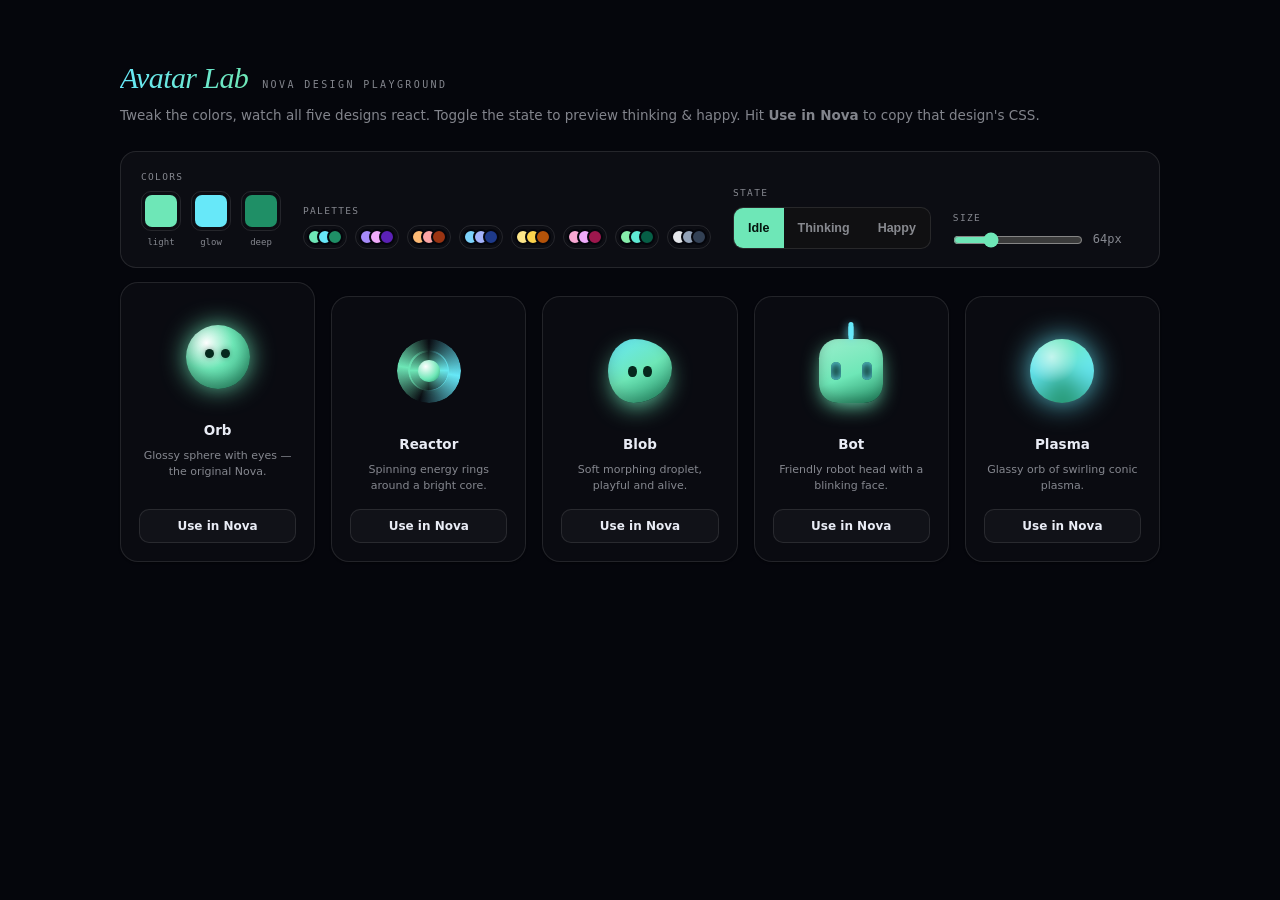
<file: avatar-lab.html>
<!DOCTYPE html>
<html lang="en">
<head>
<meta charset="UTF-8" />
<meta name="viewport" content="width=device-width, initial-scale=1.0" />
<title>Avatar Lab · Nova</title>
<!-- ============================================================
 * AVATAR LAB — local playground for the Nova avatar.
 * Pick colors, try 5 designs, preview idle / thinking / happy,
 * then "Use in Nova" copies the exact CSS for that design.
 * Pure HTML/CSS/JS, no build step. Serve locally and open.
 * ============================================================ -->
<link rel="stylesheet" href="design.css">
<link rel="stylesheet" href="components.css">
<style>
* { box-sizing: border-box; margin: 0; padding: 0; }
:root {
  --c1: #6EE7B7;   /* primary / light */
  --c2: #67E8F9;   /* secondary / glow */
  --c3: #1f8f66;   /* deep / shadow   */
  --bg: #05060c; --fg: #e9ecf5; --muted: rgba(233,236,245,.55); --line: rgba(255,255,255,.1);
}
html, body { background: var(--bg); }
body { font-family: ui-sans-serif, system-ui, -apple-system, sans-serif; color: var(--fg); min-height: 100vh; }

.shell { max-width: 1080px; margin: 0 auto; padding: 32px 20px 80px; }
header { display: flex; align-items: baseline; gap: 14px; margin-bottom: 6px; }
header h1 { font-family: 'Times New Roman', Georgia, serif; font-style: italic; font-weight: 500; font-size: 30px;
  background: linear-gradient(90deg, var(--c2), var(--c1)); -webkit-background-clip: text; background-clip: text; -webkit-text-fill-color: transparent; }
header .role { font-family: ui-monospace, monospace; font-size: 10px; letter-spacing: .24em; text-transform: uppercase; color: var(--muted); }
.sub { color: var(--muted); font-size: 13.5px; margin-bottom: 26px; }

/* ---------- control bar ---------- */
.controls { display: flex; flex-wrap: wrap; gap: 22px; align-items: flex-end;
  background: rgba(255,255,255,.03); border: 1px solid var(--line); border-radius: 16px; padding: 18px 20px; margin-bottom: 14px; }
.ctl { display: flex; flex-direction: column; gap: 7px; }
.ctl > label { font-family: ui-monospace, monospace; font-size: 9.5px; letter-spacing: .14em; text-transform: uppercase; color: var(--muted); }
.swatches { display: flex; gap: 10px; }
.swatch { display: flex; flex-direction: column; align-items: center; gap: 5px; }
.swatch input[type=color] { width: 40px; height: 40px; padding: 0; border: 1px solid var(--line); border-radius: 10px; background: none; cursor: pointer; }
.swatch input[type=color]::-webkit-color-swatch-wrapper { padding: 3px; }
.swatch input[type=color]::-webkit-color-swatch { border: none; border-radius: 7px; }
.swatch span { font-size: 9px; color: var(--muted); font-family: ui-monospace, monospace; }

.seg { display: inline-flex; border: 1px solid var(--line); border-radius: 10px; overflow: hidden; }
.seg button { border: 0; background: transparent; color: var(--muted); padding: 9px 14px; cursor: pointer; font-size: 12.5px; font-weight: 600; }
.seg button.on { background: var(--c1); color: #04140d; }

.presets { display: flex; flex-wrap: wrap; gap: 8px; }
.preset { border: 1px solid var(--line); border-radius: 999px; padding: 6px; cursor: pointer; background: none; display: flex; gap: 0; align-items: center; }
.preset i { width: 16px; height: 16px; border-radius: 50%; display: block; margin: -3px; border: 2px solid var(--bg); }
.preset:hover { border-color: var(--c1); }

.sizebar { display: flex; align-items: center; gap: 10px; }
.sizebar input[type=range] { accent-color: var(--c1); width: 130px; }

/* ---------- gallery ---------- */
.grid { display: grid; grid-template-columns: repeat(auto-fill, minmax(190px, 1fr)); gap: 16px; }
.card { position: relative; background: rgba(255,255,255,.025); border: 1px solid var(--line); border-radius: 18px;
  padding: 26px 18px 18px; display: flex; flex-direction: column; align-items: center; gap: 16px; min-height: 230px; transition: border-color .2s, transform .2s; }
.card:hover { border-color: color-mix(in srgb, var(--c1) 50%, transparent); transform: translateY(-2px); }
.stage { height: 96px; display: flex; align-items: center; justify-content: center; }
.card .name { font-size: 13.5px; font-weight: 600; }
.card .desc { font-size: 11px; color: var(--muted); text-align: center; line-height: 1.4; margin-top: -8px; }
.use { margin-top: auto; border: 1px solid var(--line); background: rgba(255,255,255,.03); color: var(--fg);
  font-size: 12px; font-weight: 600; padding: 9px 0; width: 100%; border-radius: 10px; cursor: pointer; transition: .15s; }
.use:hover { background: var(--c1); color: #04140d; border-color: var(--c1); }
.use.copied { background: var(--c1); color: #04140d; border-color: var(--c1); }

/* ============================================================
   AVATAR DESIGNS — all driven by --c1 / --c2 / --c3.
   Container <div class="av av--N" data-state="idle|think|happy">
   sized by --s (px). States toggled by data-state on the body.
   ============================================================ */
.av { --s: 64px; width: var(--s); height: var(--s); position: relative; flex-shrink: 0; }

/* 1 · ORB — the original Nova orb */
.av--orb { border-radius: 50%;
  background: radial-gradient(circle at 32% 28%, #ffffff, var(--c1) 42%, var(--c3) 100%);
  box-shadow: 0 0 26px -2px var(--c1), inset 0 -7px 16px rgba(0,0,0,.28);
  animation: floatY 4s ease-in-out infinite; }
.av--orb::before, .av--orb::after { content:''; position:absolute; top:38%; width:14%; height:14%; border-radius:50%;
  background:#06281d; box-shadow:0 0 6px rgba(0,0,0,.4); transition:height .15s; }
.av--orb::before { left:30%; } .av--orb::after { right:30%; }
[data-state=think] .av--orb { animation: floatY 1.1s ease-in-out infinite, glowPulse 1.1s ease-in-out infinite; }
[data-state=happy] .av--orb::before, [data-state=happy] .av--orb::after { height:6%; border-radius:0 0 9px 9px; }

/* 2 · REACTOR — spinning conic rings round a core */
.av--reactor { display:grid; place-items:center; animation: floatY 4.5s ease-in-out infinite; }
.av--reactor::before { content:''; position:absolute; inset:0; border-radius:50%;
  background: conic-gradient(from 0deg, transparent, var(--c2), transparent 55%, var(--c1), transparent);
  -webkit-mask: radial-gradient(closest-side, transparent 58%, #000 60%); mask: radial-gradient(closest-side, transparent 58%, #000 60%);
  animation: spin 6s linear infinite; }
.av--reactor::after { content:''; position:absolute; inset:18%; border-radius:50%;
  background: conic-gradient(from 180deg, transparent, var(--c1), transparent 50%, var(--c2), transparent);
  -webkit-mask: radial-gradient(closest-side, transparent 48%, #000 50%); mask: radial-gradient(closest-side, transparent 48%, #000 50%);
  animation: spin 3.4s linear infinite reverse; }
.av--reactor i { width:34%; height:34%; border-radius:50%; z-index:1;
  background: radial-gradient(circle at 35% 30%, #fff, var(--c1) 60%, var(--c3));
  box-shadow: 0 0 18px var(--c1); }
[data-state=think] .av--reactor::before { animation-duration: 1.6s; }
[data-state=think] .av--reactor::after { animation-duration: 1s; }
[data-state=happy] .av--reactor i { animation: pop .5s ease; }

/* 3 · BLOB — morphing gooey droplet with eyes */
.av--blob { background: linear-gradient(150deg, var(--c2), var(--c1) 50%, var(--c3));
  box-shadow: 0 8px 24px -6px var(--c1), inset 0 -6px 14px rgba(0,0,0,.2);
  border-radius: 42% 58% 60% 40% / 50% 45% 55% 50%;
  animation: morph 6s ease-in-out infinite, floatY 5s ease-in-out infinite; }
.av--blob::before, .av--blob::after { content:''; position:absolute; top:42%; width:13%; height:18%; border-radius:50%;
  background:#06281d; transition:height .15s; }
.av--blob::before { left:32%; } .av--blob::after { right:32%; }
[data-state=think] .av--blob { animation: morph 1.8s ease-in-out infinite, floatY 1.4s ease-in-out infinite; }
[data-state=happy] .av--blob::before, [data-state=happy] .av--blob::after { height:7%; top:46%; border-radius:0 0 8px 8px; }

/* 4 · BOT — friendly rounded robot head */
.av--bot { border-radius: 30%;
  background: linear-gradient(160deg, color-mix(in srgb, var(--c1) 70%, #fff), var(--c1) 55%, var(--c3));
  box-shadow: 0 6px 20px -4px var(--c1), inset 0 -5px 12px rgba(0,0,0,.25); animation: floatY 4s ease-in-out infinite; }
.av--bot::before { content:''; position:absolute; left:50%; top:-22%; transform:translateX(-50%);
  width:8%; height:24%; background:var(--c2); border-radius:99px; box-shadow:0 -3px 0 0 var(--c2), 0 0 10px var(--c2); }
.av--bot .face { position:absolute; inset:24% 18%; display:flex; align-items:center; justify-content:space-between; }
.av--bot .face b { width:24%; height:55%; border-radius:99px; background:#06281d; box-shadow:0 0 8px var(--c2) inset; transition:.15s; animation: blink 4.2s infinite; }
[data-state=think] .av--bot .face b { animation: blink 1.1s infinite; }
[data-state=happy] .av--bot .face b { height:24%; border-radius:0 0 99px 99px; }

/* 5 · PLASMA — glassy swirling conic plasma */
.av--plasma { border-radius:50%; overflow:hidden; isolation:isolate;
  box-shadow: 0 0 30px -2px var(--c2), inset 0 0 0 1.5px rgba(255,255,255,.25); animation: floatY 4.5s ease-in-out infinite; }
.av--plasma::before { content:''; position:absolute; inset:-40%;
  background: conic-gradient(from 0deg, var(--c1), var(--c2), var(--c3), var(--c2), var(--c1));
  filter: blur(10px); animation: spin 7s linear infinite; }
.av--plasma::after { content:''; position:absolute; inset:0; border-radius:50%;
  background: radial-gradient(circle at 34% 28%, rgba(255,255,255,.6), transparent 42%); }
[data-state=think] .av--plasma::before { animation-duration: 1.8s; }
[data-state=happy] .av--plasma { animation: floatY 4.5s ease-in-out infinite, pop .5s ease; }

/* ---------- shared keyframes ---------- */
@keyframes floatY { 0%,100%{ transform: translateY(0) } 50%{ transform: translateY(-7px) } }
@keyframes glowPulse { 0%,100%{ box-shadow: 0 0 26px -2px var(--c1) } 50%{ box-shadow: 0 0 40px 3px var(--c1) } }
@keyframes spin { to { transform: rotate(360deg) } }
@keyframes morph {
  0%,100%{ border-radius: 42% 58% 60% 40% / 50% 45% 55% 50% }
  33%{ border-radius: 60% 40% 45% 55% / 55% 55% 45% 45% }
  66%{ border-radius: 45% 55% 55% 45% / 42% 58% 42% 58% } }
@keyframes blink { 0%,92%,100%{ transform: scaleY(1) } 96%{ transform: scaleY(.1) } }
@keyframes pop { 0%{ transform: scale(1) } 40%{ transform: scale(1.18) } 100%{ transform: scale(1) } }

.toast { position: fixed; left: 50%; bottom: 26px; transform: translateX(-50%) translateY(20px);
  background: var(--c1); color: #04140d; font-weight: 700; font-size: 13px; padding: 11px 20px; border-radius: 999px;
  opacity: 0; pointer-events: none; transition: .25s; box-shadow: 0 10px 30px -6px var(--c1); }
.toast.show { opacity: 1; transform: translateX(-50%) translateY(0); }

@media (max-width: 560px){ .controls { gap: 16px; } }
</style>
</head>
<body data-state="idle">
  <div class="shell">
    <header>
      <h1>Avatar Lab</h1><span class="role">Nova design playground</span>
    </header>
    <p class="sub">Tweak the colors, watch all five designs react. Toggle the state to preview thinking & happy. Hit <b>Use in Nova</b> to copy that design's CSS.</p>

    <div class="controls">
      <div class="ctl">
        <label>Colors</label>
        <div class="swatches">
          <div class="swatch"><input id="c1" type="color" value="#6EE7B7"><span>light</span></div>
          <div class="swatch"><input id="c2" type="color" value="#67E8F9"><span>glow</span></div>
          <div class="swatch"><input id="c3" type="color" value="#1f8f66"><span>deep</span></div>
        </div>
      </div>

      <div class="ctl">
        <label>Palettes</label>
        <div class="presets" id="presets"></div>
      </div>

      <div class="ctl">
        <label>State</label>
        <div class="seg" id="stateSeg">
          <button data-state="idle" class="on">Idle</button>
          <button data-state="think">Thinking</button>
          <button data-state="happy">Happy</button>
        </div>
      </div>

      <div class="ctl">
        <label>Size</label>
        <div class="sizebar"><input id="size" type="range" min="44" max="120" value="64"><span id="sizeVal" style="font-size:12px;color:var(--muted);font-family:ui-monospace,monospace">64px</span></div>
      </div>
    </div>

    <div class="grid" id="grid"></div>
  </div>

  <div class="toast" id="toast">Copied!</div>

<script>
(function(){
  const root = document.documentElement;
  const body = document.body;

  const DESIGNS = [
    { id:'orb',     name:'Orb',     desc:'Glossy sphere with eyes — the original Nova.', html:'' },
    { id:'reactor', name:'Reactor', desc:'Spinning energy rings around a bright core.',   html:'<i></i>' },
    { id:'blob',    name:'Blob',    desc:'Soft morphing droplet, playful and alive.',     html:'' },
    { id:'bot',     name:'Bot',     desc:'Friendly robot head with a blinking face.',     html:'<div class="face"><b></b><b></b></div>' },
    { id:'plasma',  name:'Plasma',  desc:'Glassy orb of swirling conic plasma.',          html:'' },
  ];

  const PALETTES = [
    { c1:'#6EE7B7', c2:'#67E8F9', c3:'#1f8f66' }, // mint (default)
    { c1:'#A78BFA', c2:'#F0ABFC', c3:'#5B21B6' }, // violet
    { c1:'#FDBA74', c2:'#FCA5A5', c3:'#9A3412' }, // sunset
    { c1:'#7DD3FC', c2:'#A5B4FC', c3:'#1E3A8A' }, // ocean
    { c1:'#FDE68A', c2:'#FCD34D', c3:'#B45309' }, // gold
    { c1:'#F9A8D4', c2:'#F0ABFC', c3:'#9D174D' }, // bubblegum
    { c1:'#86EFAC', c2:'#5EEAD4', c3:'#065F46' }, // emerald
    { c1:'#E5E7EB', c2:'#94A3B8', c3:'#334155' }, // graphite
  ];

  // build gallery
  const grid = document.getElementById('grid');
  DESIGNS.forEach(d => {
    const card = document.createElement('div');
    card.className = 'card';
    card.innerHTML =
      '<div class="stage"><div class="av av--'+d.id+'">'+d.html+'</div></div>' +
      '<div class="name">'+d.name+'</div>' +
      '<div class="desc">'+d.desc+'</div>' +
      '<button class="use" data-id="'+d.id+'">Use in Nova</button>';
    grid.appendChild(card);
  });

  // build palette chips
  const presets = document.getElementById('presets');
  PALETTES.forEach(p => {
    const b = document.createElement('button');
    b.className = 'preset'; b.title = 'Apply palette';
    b.innerHTML = '<i style="background:'+p.c1+'"></i><i style="background:'+p.c2+'"></i><i style="background:'+p.c3+'"></i>';
    b.addEventListener('click', () => applyPalette(p));
    presets.appendChild(b);
  });

  // colors
  const c1 = document.getElementById('c1'), c2 = document.getElementById('c2'), c3 = document.getElementById('c3');
  function syncColors(){ root.style.setProperty('--c1', c1.value); root.style.setProperty('--c2', c2.value); root.style.setProperty('--c3', c3.value); }
  [c1,c2,c3].forEach(el => el.addEventListener('input', syncColors));
  function applyPalette(p){ c1.value=p.c1; c2.value=p.c2; c3.value=p.c3; syncColors(); }
  syncColors();

  // size
  const size = document.getElementById('size'), sizeVal = document.getElementById('sizeVal');
  function syncSize(){ document.querySelectorAll('.av').forEach(a => a.style.setProperty('--s', size.value+'px')); sizeVal.textContent = size.value+'px'; }
  size.addEventListener('input', syncSize); syncSize();

  // state
  document.getElementById('stateSeg').addEventListener('click', e => {
    const btn = e.target.closest('button'); if (!btn) return;
    body.dataset.state = btn.dataset.state;
    document.querySelectorAll('#stateSeg button').forEach(b => b.classList.toggle('on', b === btn));
  });

  // ---- "Use in Nova": copy the chosen design's CSS, ready to paste ----
  const toast = document.getElementById('toast');
  function showToast(msg){ toast.textContent = msg; toast.classList.add('show'); setTimeout(()=>toast.classList.remove('show'), 1600); }

  function cssFor(id){
    const vars = `:root{\n  --c1: ${c1.value};\n  --c2: ${c2.value};\n  --c3: ${c3.value};\n}`;
    const sheet = document.styleSheets[0];
    const want = ['.av ', '.av--'+id, '@keyframes floatY','@keyframes glowPulse','@keyframes spin','@keyframes morph','@keyframes blink','@keyframes pop'];
    const rules = [];
    for (const r of sheet.cssRules){
      const t = r.cssText;
      if (t.startsWith('.av{') || t.startsWith('.av ')) { rules.push(t); continue; }
      if (t.includes('.av--'+id)) { rules.push(t); continue; }
      if (t.startsWith('@keyframes')) { rules.push(t); continue; }
    }
    return `/* Nova avatar · "${id}" design — paste into your stylesheet */\n${vars}\n\n` + rules.join('\n') +
      `\n\n<!-- markup -->\n<div class="av av--${id}" data-state="idle">${DESIGNS.find(d=>d.id===id).html}</div>`;
  }

  grid.addEventListener('click', async e => {
    const btn = e.target.closest('.use'); if (!btn) return;
    const css = cssFor(btn.dataset.id);
    try { await navigator.clipboard.writeText(css); } catch(_){
      const ta = document.createElement('textarea'); ta.value = css; document.body.appendChild(ta); ta.select(); document.execCommand('copy'); ta.remove();
    }
    btn.classList.add('copied'); btn.textContent = '✓ Copied CSS';
    setTimeout(()=>{ btn.classList.remove('copied'); btn.textContent = 'Use in Nova'; }, 1500);
    showToast(btn.dataset.id + ' CSS copied');
  });
})();
</script>
</body>
</html>
</file>
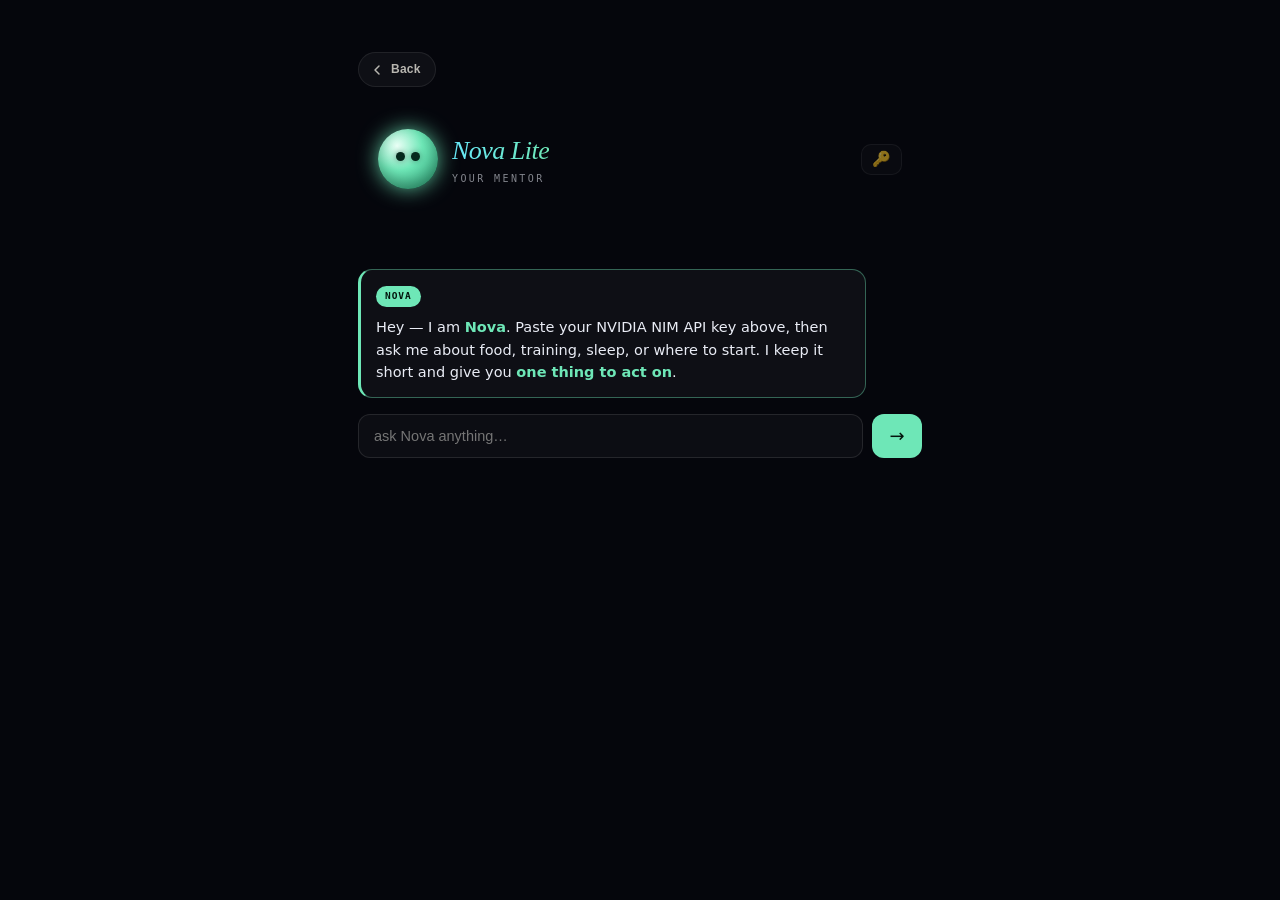
<file: nova-lite.html>
<!DOCTYPE html>
<html lang="en">
<head>
<meta charset="UTF-8" />
<meta name="viewport" content="width=device-width, initial-scale=1.0" />
<title>Nova Lite · AI Mentor</title>
<!-- ============================================================
 * NOVA LITE — a simple, drop-in AI mentor for ANY dashboard.
 * Single self-contained file. No backend, no build step.
 *
 * HOW IT WORKS (using NVIDIA NIM via proxy):
 *   • The viewer uses their NVIDIA NIM API key (stored only in
 *     their browser's localStorage — sent to our proxy, which forwards it to NIM).
 *   • Nova reads whatever the dashboard saved in localStorage for context.
 *   • Calls the NIM API via our proxy to avoid CORS issues.
 *
 * This is the lightweight version: a flat CSS orb (no 3D), basic chat.
 * The premium build (3D avatar, Spark voice scheduler, secure server
 * proxy, palettes) is the paid Patreon episode.
 * ============================================================ -->
<link rel="stylesheet" href="design.css">
<link rel="stylesheet" href="components.css">
<style>
* { box-sizing: border-box; margin: 0; padding: 0; }
:root { --accent: #6EE7B7; --accent-2: #67E8F9; --bg: #05060c; --fg: #e9ecf5; --muted: rgba(233,236,245,.55); --line: rgba(255,255,255,.1); }
html, body { background: var(--bg); }
body { font-family: ui-sans-serif, system-ui, -apple-system, sans-serif; color: var(--fg); min-height: 100vh; }

.wrap { max-width: 560px; margin: 0 auto; padding: 28px 18px 60px; }
.top { display: flex; align-items: center; gap: 14px; margin-bottom: 20px; }
.key-toggle { margin-left: auto; border: 1px solid var(--line); background: rgba(255,255,255,.03); border-radius: 10px; padding: 7px 10px; cursor: pointer; font-size: 15px; line-height: 1; opacity: .55; transition: opacity .15s; }
.key-toggle:hover { opacity: 1; }
.key-toggle.has-key { opacity: 1; border-color: var(--accent); }
.keypanel { display: none; }
.keypanel.open { display: block; }

/* ---- flat CSS orb avatar (lightweight, no Three.js) ---- */
.orb { width: 60px; height: 60px; border-radius: 50%; position: relative; flex-shrink: 0;
  background: radial-gradient(circle at 32% 28%, #eafff6, var(--accent) 42%, #1f8f66 100%);
  box-shadow: 0 0 22px -2px var(--accent), inset 0 -6px 14px rgba(0,0,0,.25);
  animation: orbFloat 4s ease-in-out infinite; }
.orb::before, .orb::after { content: ''; position: absolute; top: 38%; width: 9px; height: 9px; border-radius: 50%;
  background: #06281d; box-shadow: 0 0 6px rgba(0,0,0,.4); transition: height .15s; }
.orb::before { left: 30%; } .orb::after { right: 30%; }
.orb.think { animation: orbFloat 1.1s ease-in-out infinite, orbPulse 1.1s ease-in-out infinite; }
.orb.happy::before, .orb.happy::after { height: 4px; border-radius: 0 0 9px 9px; }
@keyframes orbFloat { 0%,100% { transform: translateY(0) } 50% { transform: translateY(-6px) } }
@keyframes orbPulse { 0%,100% { box-shadow: 0 0 22px -2px var(--accent) } 50% { box-shadow: 0 0 34px 2px var(--accent) } }

.title h1 { font-family: 'Times New Roman', Georgia, serif; font-style: italic; font-size: 26px; font-weight: 500;
  background: linear-gradient(90deg, var(--accent-2), var(--accent)); -webkit-background-clip: text; background-clip: text; -webkit-text-fill-color: transparent; }
.title .role { font-family: ui-monospace, monospace; font-size: 10px; letter-spacing: .24em; text-transform: uppercase; color: var(--muted); margin-top: 3px; }

/* ===== Back to dashboard ===== */
.nova-page { max-width: 600px; margin: 0 auto; padding: 28px 18px 0; }
.fin-back-btn {
  display: inline-flex;
  align-items: center;
  gap: 6px;
  padding: 8px 14px 8px 10px;
  margin: 0 0 14px;
  background: rgba(255,255,255,0.04);
  border: 1px solid rgba(255,255,255,0.08);
  border-radius: 999px;
  color: var(--text-secondary);
  font-family: var(--font);
  font-size: 12px;
  font-weight: 600;
  letter-spacing: 0.02em;
  text-decoration: none;
  -webkit-tap-highlight-color: transparent;
  transition: background 0.15s ease, color 0.15s ease;
}
.fin-back-btn:hover, .fin-back-btn:active {
  background: rgba(255,255,255,0.07);
  color: var(--text-primary);
}
.fin-back-btn svg { display: block; }

/* ---- key setup ---- */
.keybar { display: flex; gap: 8px; margin-bottom: 16px; }
.keybar input { flex: 1; background: rgba(255,255,255,.03); border: 1px solid var(--line); color: var(--fg); border-radius: 10px; padding: 11px 13px; font-size: 13px; outline: none; }
.keybar input:focus { border-color: var(--accent); }
.keybar button { border: 0; border-radius: 10px; padding: 0 16px; cursor: pointer; color: #04140d; background: var(--accent); font-weight: 600; font-size: 13px; }
.hint { font-size: 12px; color: var(--muted); line-height: 1.5; margin-bottom: 18px; }
.hint a { color: var(--accent-2); }
.hint.saved { color: var(--accent); }

/* ---- chat ---- */
.feed { display: flex; flex-direction: column; gap: 12px; margin-bottom: 16px; }
.msg { max-width: 90%; }
.msg.user { align-self: flex-end; }
.msg.coach { align-self: flex-start; width: 100%; }
.bubble { border-radius: 14px; padding: 13px 15px; font-size: 14.5px; line-height: 1.55; }
.msg.user .bubble { background: rgba(255,255,255,.05); border: 1px solid var(--line); }
.msg.coach .bubble { background: rgba(255,255,255,.04); border: 1px solid color-mix(in srgb, var(--accent) 40%, transparent); border-left: 3px solid var(--accent); }
.tag { display: inline-block; margin-bottom: 9px; font-family: ui-monospace, monospace; font-size: 9.5px; font-weight: 700; letter-spacing: .1em; text-transform: uppercase; color: #04140d; background: var(--accent); padding: 3px 9px; border-radius: 999px; }
.bubble b, .pill { color: var(--accent); font-weight: 700; }
.pill { background: color-mix(in srgb, var(--accent) 18%, transparent); padding: 1px 7px; border-radius: 6px; font-weight: 600; }
.reply-list { margin: 6px 0 0; padding-left: 18px; display: grid; gap: 6px; }
.reply-list li { line-height: 1.45; }
.dots { display: inline-flex; gap: 5px; } .dots i { width: 6px; height: 6px; border-radius: 50%; background: var(--accent); opacity: .4; animation: d 1.2s ease-in-out infinite; }
.dots i:nth-child(2){animation-delay:.2s} .dots i:nth-child(3){animation-delay:.4s}
@keyframes d { 0%,100%{opacity:.35;transform:scale(1)} 50%{opacity:1;transform:scale(1.4)} }

.composer { display: flex; gap: 9px; }
.composer input { flex: 1; background: rgba(255,255,255,.03); border: 1px solid var(--line); color: var(--fg); border-radius: 12px; padding: 13px 15px; font-size: 14.5px; outline: none; }
.composer input:focus { border-color: var(--accent); }
.composer button { width: 50px; border: 0; border-radius: 12px; cursor: pointer; color: #04140d; background: var(--accent); font-size: 18px; }
.composer button:active { transform: scale(.94); }
</style>
</head>
<body>

  <!-- ===== BACK BUTTON ===== -->
  <div class="nova-page">
  <a href="index.html" class="fin-back-btn" aria-label="Back to dashboard">
    <svg width="16" height="16" viewBox="0 0 24 24" fill="none" stroke="currentColor" stroke-width="2.2" stroke-linecap="round" stroke-linejoin="round"><polyline points="15 18 9 12 15 6"></polyline></svg>
    <span>Back</span>
  </a>

  <div class="wrap">
    <div class="top">
      <div class="orb" id="orb"></div>
      <div class="title"><h1>Nova Lite</h1><div class="role">your mentor</div></div>
      <button id="keyToggle" class="key-toggle" aria-label="API key settings" title="API key">🔑</button>
    </div>

    <div class="keypanel" id="keypanel">
      <div class="keybar">
        <input id="keyInput" type="password" placeholder="paste your NVIDIA NIM API key" autocomplete="off" />
        <button id="keySave">Save</button>
      </div>
      <hint" id="hint">
        Your key is stored only in <b>this browser</b> and sent to our proxy, which forwards it to NVIDIA NIM — never to us directly.
        Get one at <a href="https://build.nvidia.com/nim" target="_blank" rel="noopener">build.nvidia.com/nim</a>.
      </div>
    </div>

    <div class="feed" id="feed"></div>

    <div class="composer">
      <input id="chatInput" placeholder="ask Nova anything…" autocomplete="off" />
      <button id="send" aria-label="Send">→</button>
    </div>
  </div>
	</div>

<script>
(function(){
  const KEY_LS = 'nova_lite_api_key';
  const feed = document.getElementById('feed');
  const input = document.getElementById('chatInput');
  const orb = document.getElementById('orb');
  const keyInput = document.getElementById('keyInput');
  const hint = document.getElementById('hint');
  const keypanel = document.getElementById('keypanel');
  const keyToggle = document.getElementById('keyToggle');
  keyToggle.addEventListener('click', () => keypanel.classList.toggle('open'));

  function esc(s){ return String(s).replace(/[&<>"]/g, c => ({'&':'&amp;','<':'&lt;','>':'&gt;','"':'&quot;'}[c])); }
  function setOrb(s){ orb.className = 'orb' + (s ? ' ' + s : ''); }

  // ---- key handling ----
  function savedKey(){ try { return localStorage.getItem(KEY_LS) || ''; } catch(e){ return ''; } }
  if (savedKey()) { hint.classList.add('saved'); hint.innerHTML = '✓ NIM API key saved. Ask away.'; keyInput.placeholder = '•••• key saved ••••'; keyToggle.classList.add('has-key'); }
  document.getElementById('keySave').addEventListener('click', () => {
    const k = keyInput.value.trim();
    if (!k) return;
    try { localStorage.setItem(KEY_LS, k); } catch(e){}
    keyInput.value = ''; keyInput.placeholder = '•••• key saved ••••';
    hint.classList.add('saved'); hint.innerHTML = '✓ API key saved. Ask away.';
    keyToggle.classList.add('has-key');
    keypanel.classList.remove('open'); // tuck it away so it's not on screen
  });

  // ---- read whatever the dashboard stored (for context) ----
  function dashboardData(){
    const out = {};
    for (let i = 0; i < localStorage.length; i++){
      const k = localStorage.key(i);
      if (k === KEY_LS) continue; // never send the key as data
      try { out[k] = JSON.parse(localStorage.getItem(k)); } catch(e){ out[k] = localStorage.getItem(k); }
    }
    return out;
  }

  // ---- render: bullets + **pills** ----
  function inlineMarks(s){ return esc(s).replace(/\*\*(.+?)\*\*/g, '<span class="pill">$1</span>'); }
  function render(text){
    const lines = String(text).split(/\r?\n/).map(l => l.trim()).filter(Boolean);
    const items = [], loose = [];
    for (const l of lines){
      if (/^[-•*]\s+/.test(l)) items.push('<li>' + inlineMarks(l.replace(/^[-•*]\s+/, '')) + '</li>');
      else loose.push(inlineMarks(l));
    }
    let html = loose.join('<br>');
    if (items.length) html += (html ? '<br>' : '') + '<ul class="reply-list">' + items.join('') + '</ul>';
    return html;
  }
  function addUser(t){ const e = document.createElement('div'); e.className = 'msg user'; e.innerHTML = '<div class="bubble">' + esc(t) + '</div>'; feed.appendChild(e); scroll(); }
  function addCoach(html){ const e = document.createElement('div'); e.className = 'msg coach'; e.innerHTML = '<div class="bubble"><span class="tag">Nova</span><div>' + html + '</div></div>'; feed.appendChild(e); scroll(); return e; }
  function scroll(){ window.scrollTo(0, document.body.scrollHeight); }

  const SYS =
    "You are Nova, a personal mentor living inside the user's life-tracking dashboard. " +
    "You can see their saved data (food, water, gym, finance, sleep, goals, etc.). " +
    "Give honest, specific, encouraging guidance. " +
    "Answer in short bullet points starting with '- ', few words each, plain language. " +
    "Wrap key words and numbers in **double asterisks**. " +
    "End with one '- Do today:' bullet giving the single action. " +
    "Dashboard data as JSON:\n";

  let busy = false;
  async function ask(text){
    text = (text||'').trim(); if (!text || busy) return;
    const key = savedKey();
    if (!key){ addCoach('- Paste your **NVIDIA NIM API key** above first, then ask me again.'); return; }
    busy = true; addUser(text); input.value = '';
    setOrb('think');
    const loading = addCoach('<span class="dots"><i></i><i></i><i></i></span>');
    try {
      const res = await fetch('/api/nim-proxy', {
        method: 'POST',
        headers: {
          'content-type': 'application/json',
        },
        body: JSON.stringify({
          model: 'nvidia/nemotron-3-super-120b-a12b', // Using the Nemotron 3 Super model on NIM
          messages: [
            { role: 'system', content: SYS + JSON.stringify(dashboardData()) },
            { role: 'user', content: text }
          ],
          max_tokens: 1024,
          temperature: 0.2,
          top_p: 0.7,
          stream: false
        }),
      });
      if (!res.ok) {
        const errText = await res.text();
        throw new Error(`HTTP ${res.status}: ${errText}`);
      }
      const json = await res.json();
      const reply = (json.choices && json.choices[0] && json.choices[0].message?.content) || 'Hmm, no reply.';
      loading.querySelector('div:last-child').innerHTML = render(reply);
      setOrb('happy'); setTimeout(() => setOrb(''), 2500);
    } catch(e){
      console.error('Proxy fetch error:', e);
      let errMsg = '- Could not reach the AI service: ';
      if (e.message) {
        errMsg += e.message;
        if (e.message.includes('Failed to fetch')) {
          errMsg += '. This often means: 1) No internet connection, 2) Server issue with the proxy, 3) Running HTML file directly (try serving via local web server), or 4) Ad-blocker interfering.';
        }
      } else {
        errMsg += 'Unknown error';
      }
      loading.querySelector('div:last-child').innerHTML = render(errMsg);
      setOrb('');
    }
    busy = false;
  }

  document.getElementById('send').addEventListener('click', () => ask(input.value));
  input.addEventListener('keydown', e => { if (e.key === 'Enter') ask(input.value); });

  addCoach('Hey — I am <b>Nova</b>. Paste your NVIDIA NIM API key above, then ask me about food, training, sleep, or where to start. I keep it short and give you <b>one thing to act on</b>.');
})();
</script>
</body>
</html>
</file>
<file: design.css>
/* ============================================================
   Leon Dashboard — Shared Design System (restrained native)
   ------------------------------------------------------------
   Phase 1 of the redesign. Canonical tokens + base layer.
   Load AFTER reset/normalize, BEFORE page styles.

   Contract:
   - Dark by design. No light mode.
   - Obsidian void, flat. No ambient washes, grain, glass blur, glow.
   - One domain accent per page for interaction; a separate data
     palette for charts. Status colors only where state is real.
   - Every metric in tabular-nums mono. Labels in readable sentence
     case (no decorative letter-spaced mono uppercase).
   - 44px touch targets. :focus-visible everywhere.
   ============================================================ */

:root {
  /* ---- Surfaces (tonal elevation, no blur) ---- */
  --bg:            #050506;                       /* void */
  --bg-deep:       #050506;
  --surface-0:     #0A0A0B;                       /* bars, sheets */
  --surface-1:     #101012;                       /* cards */
  --surface-2:     #17171A;                       /* raised / active */
  --surface-3:     #1E1E22;                       /* overlay, hover-strong */
  --overlay:       rgba(0, 0, 0, 0.6);
  --input-fill:    #0D0D0F;

  /* ---- Hairlines ---- */
  --hairline:          rgba(255, 255, 255, 0.06);
  --hairline-strong:   rgba(255, 255, 255, 0.14);
  --hairline-focus:    rgba(255, 255, 255, 0.34);

  /* ---- Ink ---- */
  --text-primary:   #FAFAFA;
  --text-secondary: #B8B6B0;
  --text-tertiary:  #76746E;
  --text-quaternary:#4D4B47;

  /* ---- Status trio ---- */
  --success:        #5BD89A;
  --warning:        #E8B84D;
  --danger:         #FF6B6B;

  /* ---- Per-domain accents (interaction) ---- */
  --accent:         #6BE3A4;                      /* home default; page overrides */
  --accent-water:   #7DD3FC;
  --accent-health:  #1D9E75;
  --accent-fitness: #7C5CFF;
  --accent-nutrition:#FBBF24;
  --accent-finance: #E07658;
  --accent-caffeine:#C9A36B;
  --accent-nova:    #A78BFA;

  /* ---- Data palette (charts) — readable on dark ---- */
  --data-blue:      #7DD3FC;
  --data-green:     #6BE3A4;
  --data-emerald:   #1D9E75;
  --data-violet:    #7C5CFF;
  --data-amber:     #FBBF24;
  --data-gold:      #E8B84D;
  --data-pink:      #E86B8D;
  --data-ember:     #E07658;
  --data-brass:     #C9A36B;
  --data-lavender:  #A78BFA;
  --data-teal:      #5BD89A;

  /* Legacy aliases (kept so old component CSS reads clean during
     migration; deleted as each page lands on components.css). */
  --bg-card:        var(--surface-1);
  --bg-secondary:   var(--surface-1);
  --bg-input:       var(--input-fill);
  --bg-input-focus: var(--surface-2);
  --border:         var(--hairline);
  --border-soft:    var(--hairline);
  --border-strong:  var(--hairline-strong);
  --text-1:         var(--text-primary);
  --text-2:         var(--text-secondary);
  --text-3:         var(--text-tertiary);
  --text-4:         var(--text-quaternary);
  --good:           var(--success);
  --warn:           var(--warning);
  --bad:            var(--danger);

  /* ---- Typography ---- */
  --font:    -apple-system, BlinkMacSystemFont, "Inter", "Segoe UI", Roboto, Helvetica, Arial, sans-serif;
  --font-mono: ui-monospace, "SF Mono", Menlo, Consolas, monospace;

  /* ---- Radii (fixed set) ---- */
  --radius-sm:     10px;
  --radius-md:     14px;
  --radius-lg:     18px;
  --radius-full:   999px;

  /* ---- Shadow (one soft ambient, structural only) ---- */
  --shadow-1: 0 1px 2px rgba(0, 0, 0, 0.35);
  --shadow-2: 0 12px 32px rgba(0, 0, 0, 0.5);

  /* ---- Motion ---- */
  --ease:    cubic-bezier(0.22, 1, 0.36, 1);
  --dur:     180ms;

  /* ---- Layout ---- */
  --gutter:        20px;
  --card-pad:      18px;
  --gap:           14px;
  --section:       18px;
  --page-max:      1100px;
  --page-max-narrow: 600px;

  /* ---- Accent-aware foreground (set per accent on use) ---- */
  --on-accent: #050506;
}

/* ---- Base ---- */
* { box-sizing: border-box; }
html, body {
  margin: 0; padding: 0;
  background: var(--bg);
  color: var(--text-secondary);
  font-family: var(--font);
  font-size: 16px;
  line-height: 1.45;
  -webkit-font-smoothing: antialiased;
  -moz-osx-font-smoothing: grayscale;
  -webkit-text-size-adjust: 100%;
}
body {
  min-height: 100vh;
  overflow-x: hidden;
  padding: max(24px, env(safe-area-inset-top)) var(--gutter) 80px;
}
/* Flat void: the old drifting washes + grain are intentionally gone. */
body::before, body::after { content: none; }

h1, h2, h3, h4 { margin: 0; color: var(--text-primary); font-weight: 700; letter-spacing: -0.02em; }
p { margin: 0; }
a { color: inherit; text-decoration: none; }
button { font-family: inherit; }

/* Focus visibility — never outline:none without a replacement */
:focus-visible {
  outline: 2px solid var(--hairline-focus);
  outline-offset: 2px;
  border-radius: 4px;
}

/* ---- Typography primitives ---- */
.t-display { font-size: 26px; font-weight: 800; letter-spacing: -0.03em; line-height: 1.15; }
.t-title   { font-size: 20px; font-weight: 700; letter-spacing: -0.02em; }
.t-section { font-size: 15px; font-weight: 700; letter-spacing: -0.01em; }
.t-body    { font-size: 14px; }
.t-small   { font-size: 13px; }
.t-caption { font-size: 12px; }
.t-num     { font-family: var(--font-mono); font-variant-numeric: tabular-nums; letter-spacing: -0.02em; }
.t-label   { font-size: 12px; font-weight: 600; color: var(--text-tertiary); }
.t-mono    { font-family: var(--font-mono); font-variant-numeric: tabular-nums; }
.t-lh1     { line-height: 1; }

/* ---- Status text ---- */
.t-success { color: var(--success); }
.t-warning { color: var(--warning); }
.t-danger  { color: var(--danger); }

/* ---- Reduced motion / high contrast ---- */
@media (prefers-reduced-motion: reduce) {
  *, *::before, *::after {
    animation-duration: 0.01ms !important;
    animation-iteration-count: 1 !important;
    transition-duration: 0.01ms !important;
  }
}
@media (forced-colors: active) {
  :focus-visible { outline: 3px solid CanvasText; }
}
</file>
<file: components.css>
/* ============================================================
   Leon Dashboard — Shared UI Components (restrained native)
   ------------------------------------------------------------
   Phase 3 of the redesign. Canonical primitives + named
   components. Depends on design.css tokens. Load AFTER
   design.css, BEFORE page styles.

   Contract:
   - Buttons: one primary (solid accent, on-accent ink), one ghost.
   - Cards/rows: flat tonal surfaces, hairline dividers, 44px rows.
   - Modals: bottom sheet on phones, dialog on desktop, focus-managed.
   - Steppers: 44×44 − / value / +.
   - Status: text+icon+dot, never color-only. Flat dots.
   - Empty states teach; skeletons show while loading.
   ============================================================ */

/* ---- Buttons ---- */
.btn {
  display: inline-flex; align-items: center; justify-content: center;
  gap: 8px;
  min-height: 44px;
  padding: 0 18px;
  border-radius: var(--radius-md);
  border: 1px solid transparent;
  font-family: var(--font);
  font-size: 14px; font-weight: 600;
  line-height: 1;
  cursor: pointer;
  -webkit-tap-highlight-color: transparent;
  transition: background 0.15s, color 0.15s, border-color 0.15s, transform 0.1s;
  text-decoration: none;
}
.btn:active { transform: scale(0.97); }
.btn svg { width: 18px; height: 18px; }

.btn-primary {
  background: var(--accent, var(--success));
  color: var(--on-accent, #050506);
  border-color: transparent;
}
.btn-primary:hover { filter: brightness(1.06); }
.btn-primary:disabled { opacity: 0.5; cursor: not-allowed; filter: none; }

.btn-ghost {
  background: transparent;
  color: var(--text-secondary);
  border-color: var(--hairline-strong);
}
.btn-ghost:hover { background: var(--surface-2); color: var(--text-primary); }

.btn-danger {
  background: transparent;
  color: var(--danger);
  border-color: color-mix(in srgb, var(--danger) 40%, transparent);
}
.btn-danger:hover { background: color-mix(in srgb, var(--danger) 12%, transparent); }

.btn-sm { min-height: 36px; padding: 0 12px; font-size: 13px; }
.btn-lg { min-height: 52px; padding: 0 22px; font-size: 15px; }
.btn-block { width: 100%; }

/* ---- Cards ---- */
.card {
  background: var(--surface-1);
  border: 1px solid var(--hairline);
  border-radius: var(--radius-lg);
  padding: var(--card-pad);
  box-shadow: var(--shadow-1);
}
.card + .card { margin-top: var(--gap); }
.card-head {
  display: flex; align-items: center; justify-content: space-between;
  gap: 10px; margin-bottom: 12px;
}
.card-title { font-size: 15px; font-weight: 700; color: var(--text-primary); letter-spacing: -0.01em; }

/* ---- List rows ---- */
.row {
  display: flex; align-items: center; justify-content: space-between;
  gap: 12px;
  min-height: 44px;
  padding: 6px 4px;
  border-bottom: 1px solid var(--hairline);
  font-size: 14px; color: var(--text-primary);
}
.row:last-child { border-bottom: none; }
.row-value { font-family: var(--font-mono); font-variant-numeric: tabular-nums; color: var(--text-secondary); }
.row-hint { font-size: 12px; color: var(--text-tertiary); }
.row-chevron { color: var(--text-tertiary); flex-shrink: 0; }
.row-btn {
  display: flex; align-items: center; justify-content: space-between;
  gap: 12px; width: 100%; min-height: 44px;
  background: transparent; border: none; cursor: pointer;
  font-family: var(--font); font-size: 14px; color: var(--text-primary);
  text-align: left;
}

/* ---- Inputs ---- */
.input {
  width: 100%;
  min-height: 44px;
  padding: 0 14px;
  background: var(--input-fill);
  border: 1px solid var(--hairline-strong);
  border-radius: var(--radius-sm);
  color: var(--text-primary);
  font-family: var(--font); font-size: 15px;
  outline: none;
  transition: border-color 0.2s;
}
.input:focus { border-color: var(--hairline-focus); }
.input::placeholder { color: var(--text-tertiary); }
.input-num {
  font-family: var(--font-mono);
  font-variant-numeric: tabular-nums;
  text-align: center;
}

/* ---- Steppers (44×44 − / value / +) ---- */
.stepper {
  display: inline-flex; align-items: center;
  gap: 2px;
  border: 1px solid var(--hairline-strong);
  border-radius: var(--radius-md);
  background: var(--surface-1);
  overflow: hidden;
}
.stepper button {
  width: 44px; height: 44px;
  display: inline-flex; align-items: center; justify-content: center;
  background: transparent; border: none;
  color: var(--text-primary);
  font-size: 20px; font-weight: 500; line-height: 1;
  cursor: pointer;
  -webkit-tap-highlight-color: transparent;
  transition: background 0.15s;
}
.stepper button:active { background: var(--surface-3); }
.stepper button:first-child { border-right: 1px solid var(--hairline); }
.stepper button:last-child { border-left: 1px solid var(--hairline); }
.stepper .stepper-val {
  min-width: 52px; text-align: center;
  font-family: var(--font-mono); font-variant-numeric: tabular-nums;
  font-size: 16px; font-weight: 600; color: var(--text-primary);
  padding: 0 6px;
}

/* ---- Segmented control ---- */
.seg {
  display: inline-flex;
  border: 1px solid var(--hairline-strong);
  border-radius: var(--radius-md);
  background: var(--surface-1);
  overflow: hidden;
}
.seg button {
  min-height: 40px; padding: 0 16px;
  background: transparent; border: none;
  color: var(--text-tertiary);
  font-family: var(--font); font-size: 13px; font-weight: 600;
  cursor: pointer;
  -webkit-tap-highlight-color: transparent;
  transition: background 0.15s, color 0.15s;
}
.seg button.on { background: var(--surface-2); color: var(--text-primary); }

/* ---- Status ---- */
.status {
  display: inline-flex; align-items: center; gap: 8px;
  font-size: 13px; font-weight: 600;
}
.status-dot { width: 8px; height: 8px; border-radius: 50%; background: var(--text-tertiary); flex-shrink: 0; }
.status.good { color: var(--success); }      .status.good .status-dot { background: var(--success); }
.status.warn { color: var(--warning); }      .status.warn .status-dot { background: var(--warning); }
.status.miss, .status.danger { color: var(--danger); } .status.miss .status-dot, .status.danger .status-dot { background: var(--danger); }
.status.idle { color: var(--text-tertiary); } .status.idle .status-dot { background: var(--text-tertiary); }
/* Miss keeps a subtle pulse — the one allowed alert motion */
@keyframes status-pulse {
  0%, 100% { box-shadow: 0 0 0 0 color-mix(in srgb, var(--danger) 45%, transparent); }
  50%      { box-shadow: 0 0 0 5px transparent; }
}
.status.miss .status-dot { animation: status-pulse 1.6s ease-in-out infinite; }

/* ---- Toast ---- */
.toast {
  position: fixed; left: 50%; bottom: calc(84px + env(safe-area-inset-bottom)); z-index: 200;
  transform: translateX(-50%) translateY(12px);
  display: flex; align-items: center; gap: 10px;
  padding: 12px 18px;
  background: var(--surface-3);
  border: 1px solid var(--hairline-strong);
  border-radius: var(--radius-md);
  color: var(--text-primary);
  font-size: 14px; font-weight: 600;
  box-shadow: var(--shadow-2);
  opacity: 0; pointer-events: none;
  transition: opacity 0.18s var(--ease), transform 0.18s var(--ease);
}
.toast.show { opacity: 1; transform: translateX(-50%) translateY(0); }
.toast .toast-undo {
  background: transparent; border: none; color: var(--accent, var(--success));
  font-family: inherit; font-size: 13px; font-weight: 700; cursor: pointer; padding: 4px 2px;
}

/* ---- Empty states ---- */
.empty {
  display: flex; flex-direction: column; align-items: center; justify-content: center;
  gap: 6px;
  padding: 28px 18px;
  text-align: center;
}
.empty-icon {
  width: 44px; height: 44px;
  display: flex; align-items: center; justify-content: center;
  border-radius: var(--radius-md);
  background: var(--surface-2);
  color: var(--text-tertiary);
  font-size: 20px;
}
.empty-title { font-size: 14px; font-weight: 600; color: var(--text-primary); }
.empty-msg { font-size: 13px; color: var(--text-tertiary); max-width: 26em; }
.empty .btn { margin-top: 8px; }

/* ---- Skeleton ---- */
.skeleton {
  position: relative;
  overflow: hidden;
  background: var(--surface-1);
  border-radius: var(--radius-sm);
}
.skeleton::after {
  content: ''; position: absolute; inset: 0;
  transform: translateX(-100%);
  background: linear-gradient(90deg, transparent, rgba(255,255,255,0.05), transparent);
  animation: skeleton-shimmer 1.4s infinite;
}
@keyframes skeleton-shimmer { 100% { transform: translateX(100%); } }
.skeleton-row { height: 44px; margin-bottom: 10px; }

/* ---- Modals ---- */
.modal-bg {
  position: fixed; inset: 0; z-index: 120;
  display: none;
  align-items: center; justify-content: center;
  padding: 20px;
  background: var(--overlay);
  backdrop-filter: blur(10px); -webkit-backdrop-filter: blur(10px);
}
.modal-bg.show { display: flex; }
.modal {
  width: 100%; max-width: 460px; max-height: 88vh; overflow-y: auto;
  background: var(--surface-0);
  border: 1px solid var(--hairline-strong);
  border-radius: var(--radius-lg);
  padding: 22px;
  box-shadow: var(--shadow-2);
}
.modal-head { display: flex; align-items: center; justify-content: space-between; margin-bottom: 18px; }
.modal-title { font-size: 17px; font-weight: 700; color: var(--text-primary); letter-spacing: -0.01em; }
.modal-close {
  width: 40px; height: 40px;
  display: inline-flex; align-items: center; justify-content: center;
  background: transparent; border: none;
  color: var(--text-tertiary); font-size: 22px; line-height: 1; cursor: pointer;
  border-radius: var(--radius-sm);
}
.modal-close:hover { color: var(--text-primary); background: var(--surface-2); }
.field { margin-bottom: 14px; }
.field-label {
  display: block;
  font-size: 12px; font-weight: 600; color: var(--text-tertiary);
  margin-bottom: 6px;
}
.field-row { display: flex; gap: 8px; align-items: center; }

/* Phone: modal becomes a bottom sheet */
@media (max-width: 480px) {
  .modal-bg { align-items: flex-end; padding: 0; }
  .modal {
    max-width: none; max-height: 92vh;
    border-radius: 18px 18px 0 0;
    border-bottom: none;
  }
}

/* ---- Big stat number ---- */
.stat {
  text-align: center;
}
.stat .v {
  font-family: var(--font-mono); font-variant-numeric: tabular-nums;
  font-size: 34px; font-weight: 800; line-height: 1;
  letter-spacing: -0.03em;
  color: var(--text-primary);
}
.stat .l {
  margin-top: 5px;
  font-size: 12px; font-weight: 600; color: var(--text-tertiary);
}
</file>
